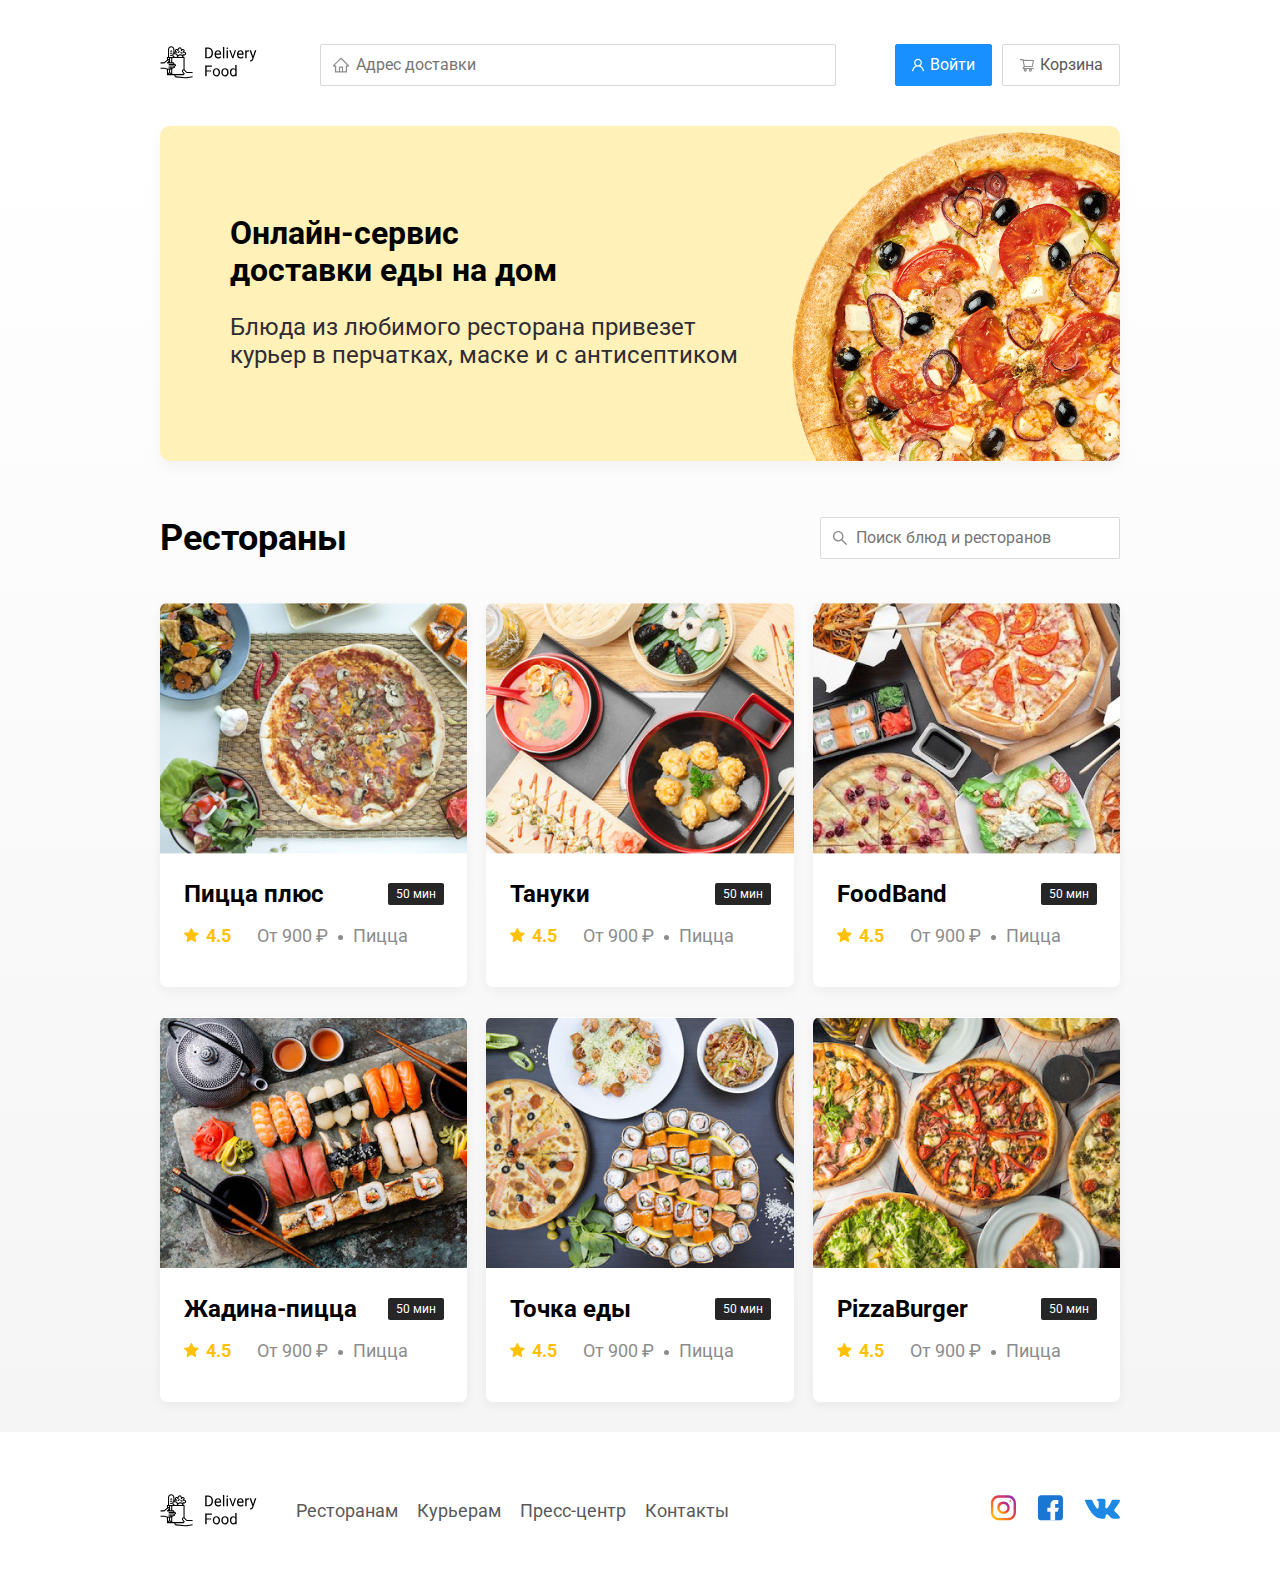
<file: index.html>
<!DOCTYPE html>
<html lang="ru">
<head>
    <meta charset="UTF-8">
    <meta name="viewport" content="width=device-width, initial-scale=1.0">
    <title>Delivery Food — доставка еды на дом</title>
    <link rel="stylesheet" href="css/normalize.css">
    <link rel="stylesheet" href="css/style.css">
    <link href="https://fonts.googleapis.com/css2?family=Roboto:wght@400;700&display=swap" rel="stylesheet">
</head>
<body>
    <div class="container">
       <header class="header">
        <a href="index.html" class="logo"><img src="img/logo.svg" alt="Logo" class="logo"></a>
        <input type="text" class="input input-address" placeholder="Адрес доставки">
        <div class="buttons">
            <button class="button button-primary">
                <img src="img/user.svg" alt="user" class="button-icon">
                <span class="button-text">Войти</span>
            </button>
            <button class="button">
                <img src="img/shopping-card.svg" alt="shopping-card" class="button-icon">
                <span class="button-text">Корзина</span>
            </button>
        </div>
        </header> 
    </div>
    <main class="main">
        <div class="container">
            <section class="promo">
                <h1 class="promo-title">Онлайн-сервис<br> доставки еды на дом</h1>
                <p class="promo-text">Блюда из любимого ресторана привезет<br>курьер в перчатках, маске и с антисептиком</p>
            </section>
            <section class="restaurants">
                <div class="section-heading">
                    <h2 class="section-title">Рестораны</h2>
                    <input type="text" class=" input input-search" placeholder="Поиск блюд и ресторанов">
                </div>
                <div class="cards">
                    <a href="restaurant.html" class="card">
                        <img src="img/PizzaPlus.jpg" alt="" class="card-image">
                        <div class="card-text">
                            <div class="card-heading">
                                <h3 class="card-title">Пицца плюс</h3>
                                <span class="card-tag tag">50 мин</span>
                            </div>
                            <div class="card-info">
                                <div class="rating"><img src="img/rating.svg" alt="" class="rating-star">4.5</div>
                                <div class="price">От 900 ₽</div>
                                <div class="category">Пицца</div>
                            </div>
                        </div>
                    </a>
                    <a href="restaurant.html" class="card">
                        <img src="img/Tanuki.jpg" alt="" class="card-image">
                        <div class="card-text">
                            <div class="card-heading">
                                <h3 class="card-title">Тануки</h3>
                                <span class="card-tag tag">50 мин</span>
                            </div>
                            <div class="card-info">
                                <div class="rating"><img src="img/rating.svg" alt="" class="rating-star">4.5</div>
                                <div class="price">От 900 ₽</div>
                                <div class="category">Пицца</div>
                            </div>
                        </div>
                    </a>
                    <a href="restaurant.html" class="card">
                        <img src="img/FoodBand.jpg" alt="" class="card-image">
                        <div class="card-text">
                            <div class="card-heading">
                                <h3 class="card-title">FoodBand</h3>
                                <span class="card-tag tag">50 мин</span>
                            </div>
                            <div class="card-info">
                                <div class="rating"><img src="img/rating.svg" alt="" class="rating-star">4.5</div>
                                <div class="price">От 900 ₽</div>
                                <div class="category">Пицца</div>
                            </div>
                        </div>
                    </a>
                    <a href="restaurant.html" class="card">
                        <img src="img/ZhadinaPizza.jpg" alt="" class="card-image">
                        <div class="card-text">
                            <div class="card-heading">
                                <h3 class="card-title">Жадина-пицца</h3>
                                <span class="card-tag tag">50 мин</span>
                            </div>
                            <div class="card-info">
                                <div class="rating"><img src="img/rating.svg" alt="" class="rating-star">4.5</div>
                                <div class="price">От 900 ₽</div>
                                <div class="category">Пицца</div>
                            </div>
                        </div>
                    </a>
                    <a href="restaurant.html" class="card">
                        <img src="img/TochkaEdu.jpg" alt="" class="card-image">
                        <div class="card-text">
                            <div class="card-heading">
                                <h3 class="card-title">Точка еды</h3>
                                <span class="card-tag tag">50 мин</span>
                            </div>
                            <div class="card-info">
                                <div class="rating"><img src="img/rating.svg" alt="" class="rating-star">4.5</div>
                                <div class="price">От 900 ₽</div>
                                <div class="category">Пицца</div>
                            </div>
                        </div>
                    </a>
                    <a href="restaurant.html" class="card">
                        <img src="img/PizzaBurger.jpg" alt="" class="card-image">
                        <div class="card-text">
                            <div class="card-heading">
                                <h3 class="card-title">PizzaBurger</h3>
                                <span class="card-tag tag">50 мин</span>
                            </div>
                            <div class="card-info">
                                <div class="rating"><img src="img/rating.svg" alt="" class="rating-star">4.5</div>
                                <div class="price">От 900 ₽</div>
                                <div class="category">Пицца</div>
                            </div>
                        </div>
                    </a>
                </div>
            </section>
        </div>
    </main>
    <footer class="footer">
        <div class="container">
            <div class="footer-block">
                <img src="img/logo.svg" alt="" class="logo footer-logo">
                <nav class="footer-nav">
                    <a href="#" class="footer-link">Ресторанам </a>
                    <a href="#" class="footer-link">Курьерам</a>
                    <a href="#" class="footer-link">Пресс-центр</a>
                    <a href="#" class="footer-link">Контакты</a>
                </nav>
                <div class="social-links">
                    <a href="#" class="social-link"><img src="img/footer-instagram.svg" alt=""></a>
                    <a href="#" class="social-link"><img src="img/footer-facebook.svg" alt=""></a>
                    <a href="#" class="social-link"><img src="img/footer-vk.svg" alt=""></a>
                </div>
            </div>
        </div>
    </footer>
</body>
</html>
</file>
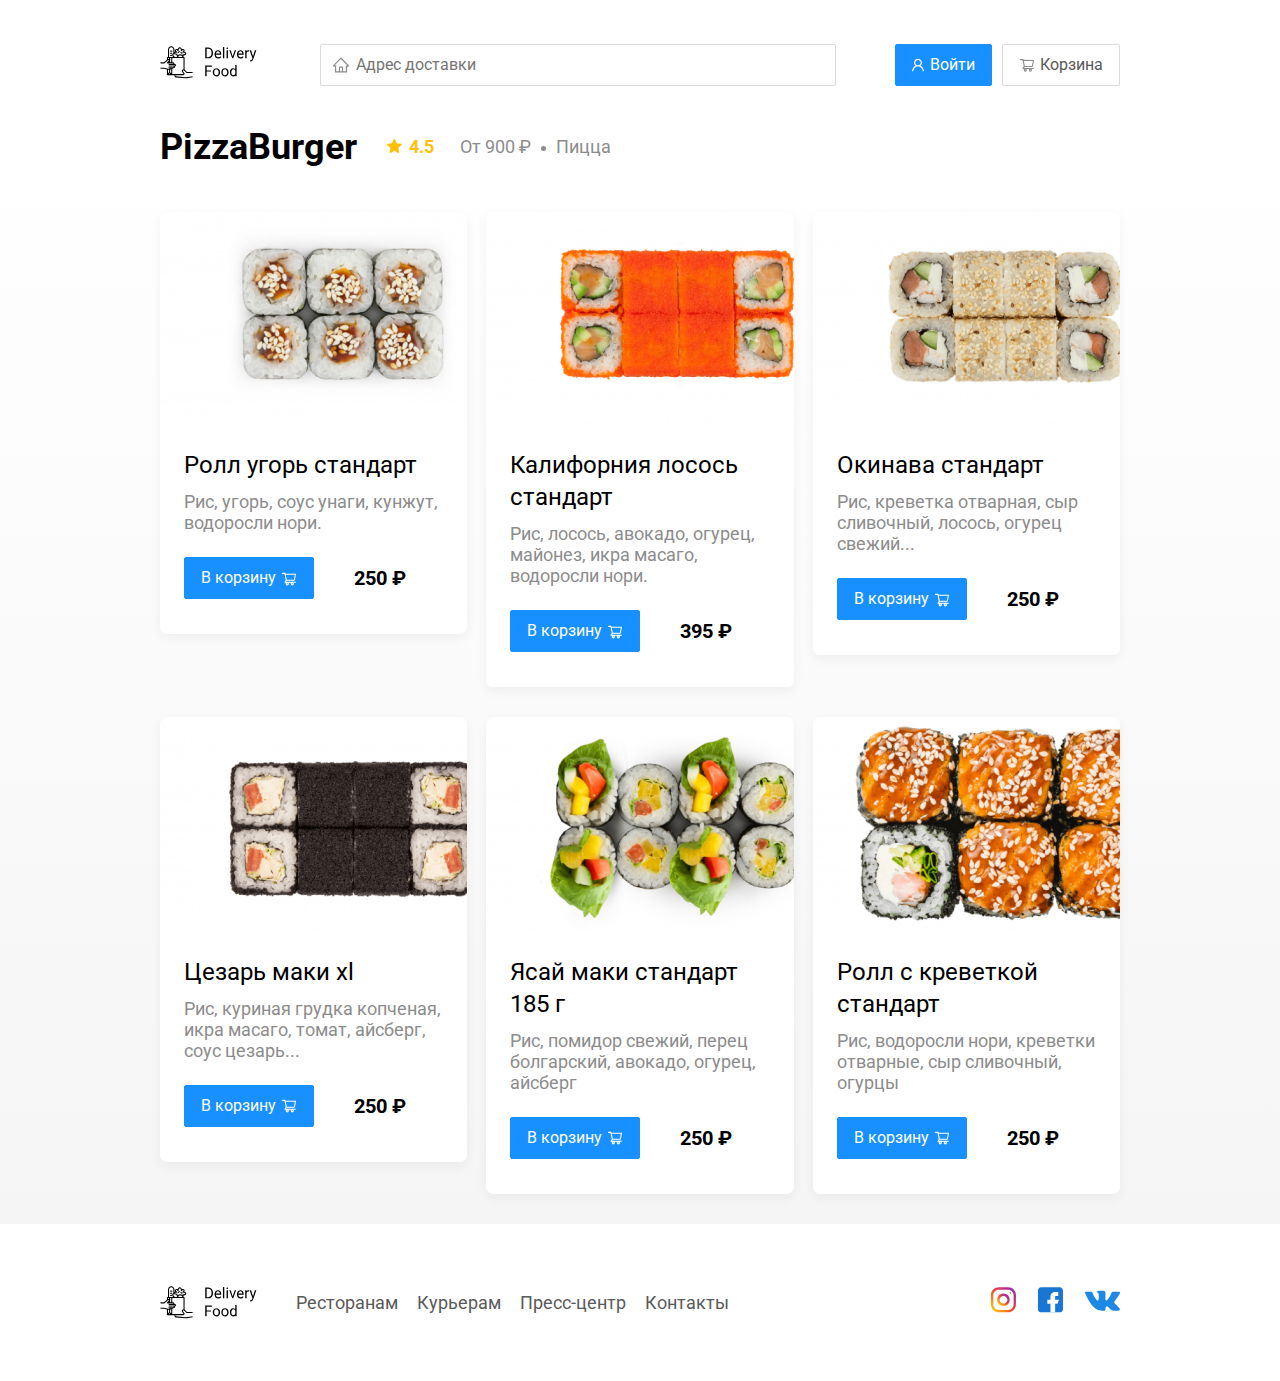
<file: restaurant.html>
<!DOCTYPE html>
<html lang="ru">
<head>
    <meta charset="UTF-8">
    <meta name="viewport" content="width=device-width, initial-scale=1.0">
    <title>PizzaBurger — доставка еды на дом</title>
    <link rel="stylesheet" href="css/normalize.css">
    <link rel="stylesheet" href="css/style.css">
    <link href="https://fonts.googleapis.com/css2?family=Roboto:wght@400;700&display=swap" rel="stylesheet">
</head>
<body>
    <div class="container">
       <header class="header">
        <a href="index.html" class="logo"><img src="img/logo.svg" alt="Logo" class="logo"></a>
        <input type="text" class="input input-address" placeholder="Адрес доставки">
        <div class="buttons">
            <button class="button button-primary">
                <img src="img/user.svg" alt="user" class="button-icon">
                <span class="button-text">Войти</span>
            </button>
            <button class="button">
                <img src="img/shopping-card.svg" alt="shopping-card" class="button-icon">
                <span class="button-text">Корзина</span>
            </button>
        </div>
        </header> 
    </div>
    <main class="main">
        <div class="container">
            <section class="restaurants">
                <div class="section-heading">
                    <h2 class="section-title">PizzaBurger</h2>
                    <div class="card-info">
                        <div class="rating"><img src="img/rating.svg" alt="" class="rating-star">4.5</div>
                        <div class="price">От 900 ₽</div>
                        <div class="category">Пицца</div>
                    </div>
                </div>
                <div class="cards">
                    <div class="card">
                        <img src="img/restaurant1.jpg" alt="" class="card-image">
                        <div class="card-text">
                            <div class="card-heading">
                                <h3 class="card-title card-title-reg">Ролл угорь стандарт</h3>
                            </div>
                            <div class="card-info">
                                <div class="ingredients">Рис, угорь, соус унаги, кунжут, водоросли нори.</div>
                            </div>
                            <div class="card-buttons">
                                <button class="button button-primary">
                                    <span class="button-card_text">В корзину</span>
                                    <img src="img/shopping-card-white.svg" alt="" class="button-card_image">
                                </button>
                                <span class="card-price_bold">250 ₽</span>
                            </div>
                        </div>
                    </div>
                    <div class="card">
                        <img src="img/restaurant2.jpg" alt="" class="card-image">
                        <div class="card-text">
                            <div class="card-heading">
                                <h3 class="card-title card-title-reg">Калифорния лосось стандарт</h3>
                            </div>
                            <div class="card-info">
                                <div class="ingredients">Рис, лосось, авокадо, огурец, майонез, икра масаго, водоросли нори.</div>
                            </div>
                            <div class="card-buttons">
                                <button class="button button-primary">
                                    <span class="button-card_text">В корзину</span>
                                    <img src="img/shopping-card-white.svg" alt="" class="button-card_image">
                                </button>
                                <span class="card-price_bold">395 ₽</span>
                            </div>
                        </div>
                    </div>
                    <div class="card">
                        <img src="img/restaurant3.jpg" alt="" class="card-image">
                        <div class="card-text">
                            <div class="card-heading">
                                <h3 class="card-title card-title-reg">Окинава стандарт</h3>
                            </div>
                            <div class="card-info">
                                <div class="ingredients"> Рис, креветка отварная, сыр сливочный, лосось, огурец свежий...</div>
                            </div>
                            <div class="card-buttons">
                                <button class="button button-primary">
                                    <span class="button-card_text">В корзину</span>
                                    <img src="img/shopping-card-white.svg" alt="" class="button-card_image">
                                </button>
                                <span class="card-price_bold">250 ₽</span>
                            </div>
                        </div>
                    </div>
                    <div class="card">
                        <img src="img/restaurant4.jpg" alt="" class="card-image">
                        <div class="card-text">
                            <div class="card-heading">
                                <h3 class="card-title card-title-reg">Цезарь маки хl</h3>
                            </div>
                            <div class="card-info">
                                <div class="ingredients">Рис, куриная грудка копченая, икра масаго, томат, айсберг, соус цезарь...</div>
                            </div>
                            <div class="card-buttons">
                                <button class="button button-primary">
                                    <span class="button-card_text">В корзину</span>
                                    <img src="img/shopping-card-white.svg" alt="" class="button-card_image">
                                </button>
                                <span class="card-price_bold">250 ₽</span>
                            </div>
                        </div>
                    </div>
                    <div class="card">
                        <img src="img/restaurant5.jpg" alt="" class="card-image">
                        <div class="card-text">
                            <div class="card-heading">
                                <h3 class="card-title card-title-reg">Ясай маки стандарт 185 г</h3>
                            </div>
                            <div class="card-info">
                                <div class="ingredients">Рис, помидор свежий, перец болгарский, авокадо, огурец, айсберг</div>
                            </div>
                            <div class="card-buttons">
                                <button class="button button-primary">
                                    <span class="button-card_text">В корзину</span>
                                    <img src="img/shopping-card-white.svg" alt="" class="button-card_image">
                                </button>
                                <span class="card-price_bold">250 ₽</span>
                            </div>
                        </div>
                    </div>
                    <div class="card">
                        <img src="img/restaurant6.jpg" alt="" class="card-image">
                        <div class="card-text">
                            <div class="card-heading">
                                <h3 class="card-title card-title-reg">Ролл с креветкой стандарт</h3>
                            </div>
                            <div class="card-info">
                                <div class="ingredients">Рис, водоросли нори, креветки отварные, сыр сливочный, огурцы</div>
                            </div>
                            <div class="card-buttons">
                                <button class="button button-primary">
                                    <span class="button-card_text">В корзину</span>
                                    <img src="img/shopping-card-white.svg" alt="" class="button-card_image">
                                </button>
                                <span class="card-price_bold">250 ₽</span>
                            </div>
                        </div>
                    </div>
                </div>
            </section>
        </div>
    </main>
    <footer class="footer">
        <div class="container">
            <div class="footer-block">
                <img src="img/logo.svg" alt="" class="logo footer-logo">
                <nav class="footer-nav">
                    <a href="#" class="footer-link">Ресторанам </a>
                    <a href="#" class="footer-link">Курьерам</a>
                    <a href="#" class="footer-link">Пресс-центр</a>
                    <a href="#" class="footer-link">Контакты</a>
                </nav>
                <div class="social-links">
                    <a href="#" class="social-link"><img src="img/footer-instagram.svg" alt=""></a>
                    <a href="#" class="social-link"><img src="img/footer-facebook.svg" alt=""></a>
                    <a href="#" class="social-link"><img src="img/footer-vk.svg" alt=""></a>
                </div>
            </div>
        </div>
    </footer>
</body>
</html>
</file>
<file: css/style.css>
* {
    box-sizing: border-box;
}

body {
    font-family: 'Roboto', sans-serif;
    padding-top: 44px;
}

.container {
    max-width: 1200px;
    margin: auto;
}

.header {
    display: flex;
    align-items: center;
    justify-content: space-between;
    margin-bottom: 40px;
}

.input {
    background: #FFFFFF;
    border: 1px solid #D9D9D9;
    border-radius: 2px;
    font-size: 16px;
    line-height: 24px;
    padding: 8px;
    padding-left: 35px;
    background-repeat: no-repeat;
    background-position: left 11px center; 
}

.input-address {
    flex: 0.8;
    background-image: url(../img/home.svg);
}

.input-search {
    margin-left: auto;
    width: 300px;
    background-image: url(../img/search.svg);
}

.buttons {
    display: flex;
    align-items: center;
}

.button {
    display: flex;
    align-items: center;
    background: #FFFFFF;
    border: 1px solid #D9D9D9;
    box-sizing: border-box;
    padding: 8px 16px;
    box-shadow: 0px 0px 2px rgba(0, 0, 0, 0.0015);
    border-radius: 2px;
    color: #595959;
    font-size: 16px;
    line-height: 24px;

}

.button-primary {
    background: #1890FF;
    border: 1px solid #1890FF;
    color: #FFFFFF;
    margin-right: 10px;
}

.button-card_text {
    margin-right: 5px;
}

.button-icon {
    margin-right: 6px;
}

.main {
    background: linear-gradient(180deg, rgba(245, 245, 245, 0) 1.04%, #F5F5F5 100%);
}

.promo {
    box-shadow: 0px 7px 12px rgba(158, 158, 163, 0.1);
    background: #FFF1B8 url(../img/promo-image2.png) no-repeat top -29px right -199px / 800px;
    border-radius: 10px;
    padding: 68px 70px;
    margin-bottom: 56px;
}

.prpmo-title {
    font-style: normal;
    font-weight: bold;
    font-size: 39px;
    line-height: 46px;
    color: #302C34;
}

.promo-text {
    font-style: normal;
    font-weight: normal;
    font-size: 24px;
    line-height: 28px;
    color: #302C34;
}

.section-title {
    font-style: normal;
    font-weight: bold;
    font-size: 36px;
    line-height: 42px;
    color: #000000;
    margin: 0;
    margin-right: 30px;
}

.section-heading {
    display: flex;
    align-items: center;
    margin-bottom: 44px;
}

.cards {
    display: flex;
    align-items: flex-start;
    flex-wrap: wrap;
    justify-content: space-between;
}

.card {
    background: #FFFFFF;
    box-shadow: 0px 4px 12px rgba(0, 0, 0, 0.05);
    border-radius: 7px;
    overflow: hidden;
    margin-bottom: 30px;
    flex-basis: 32%;
    text-decoration: none;
}


.card-image {
    object-fit: cover;
}

.card-text {
    padding: 20px 23px 35px 24px;
}

.card-heading {
    display: flex;
    align-items: center;
    justify-content: space-between;
    margin-bottom: 10px;
}

.card-title {
    font-style: normal;
    font-weight: bold;
    font-size: 24px;
    line-height: 32px;
    color: #000000;
    margin: 0;
}

.card-title-reg {
    font-weight: normal;
}

.card-tag {
    font-style: normal;
    font-weight: normal;
    font-size: 12px;
    line-height: 20px;
    color: #FFFFFF;
    background: #262626;
    border-radius: 2px;
    padding: 1px 8px;
}

.card-info {
    display: flex;
    align-items: center;
    flex-wrap: wrap;
}

.card-buttons {
    display: flex;
    align-items: center;
    margin-top: 24px;
}

.card-price_bold {
    font-style: normal;
    font-weight: bold;
    font-size: 20px;
    line-height: 32px;
    color: #000000;
    margin-left: 30px;
}

.rating {
    margin-right: 26px;
    color: #FFC107;
    font-style: normal;
    font-weight: bold;
    font-size: 18px;
    line-height: 32px;
}

.price, .category {
    font-style: normal;
    font-weight: normal;
    font-size: 18px;
    line-height: 32px;
    color: #8C8C8C;
}

.category {
    text-overflow: ellipsis;
    overflow: hidden;
    white-space: nowrap;
    max-width: 150px;
}

.ingredients {
    font-style: normal;
    font-weight: normal;
    font-size: 18px;
    line-height: 21px;
    color: #8C8C8C;
}

.price {
    margin-right: 10px;
}

.price::after {
    content: ' ';
    width: 5px;
    height: 5px;
    background-color: #8C8C8C;
    display: inline-block;
    vertical-align: middle;
    border-radius: 50%;
    margin-left: 10px;
}

.rating-star {
    margin-right: 7px;
}

.footer {
    padding: 60px 0;
}

.footer-block {
    display: flex;
    align-items: center;
    justify-content: space-between;
}

.footer-nav {
    margin-right: auto;
    margin-left: 35px;
}

.footer-link {
    display: inline-block;
    font-style: normal;
    font-weight: normal;
    font-size: 18px;
    line-height: 21px;
    color: #595959;
    text-decoration: none;
}

.footer-link:not(:last-child) {
    margin-right: 15px;
}

.social-links {
    display: flex;
    align-items: center;
}

.social-link:not(:last-child) {
    margin-right: 21px;
}

@media (max-width: 1366px) {
    .container {
        max-width: 960px;
    }

    .promo {
        background-position: top right -250px;
        background-size: 700px;
    }

}

@media (max-width: 992px) {
    .container {
        max-width: 750px;
    }

    .promo {
        padding: 50px;
        background-size: 550px;
        background-position: center right -200px;
    }

    .promo-text {
        font-size: 20px;
    }

    .card {
        flex-basis: 49%;
    }

    .footer-link {
        font-size: 16px;
    }
}

@media (max-width:768px) {
    .container {
        max-width: 560px;
    }

    .card-info {
        flex-wrap: wrap;
    }

    .card-title {
        font-size: 18px;
    }

    .card.rating {
        flex-basis: 100%;
    }

    .promo-title {
        font-size: 24px;
        line-height: 1.4;
    }

    .promo-text {
        margin-top: 0;
    }

    .promo {
        background-size: 400px;
        background-position: bottom 50px right -200px;
    }
}

@media (max-width: 578px) {
    .container {
        max-width: 90%;
    }

    .header {
        flex-wrap: wrap;
    }

    .input-address {
        order: 5;
        margin-top: 15px;
        flex: 1;
    }

    .promo {
        background-image: none;
    }

    .promo-title {
        margin-bottom: 10px;
    }

    .section-title {
        font-size: 20px;
    }

    .card {
        flex-basis: 100%;
    }

    .card-image {
        width: 100%;
    }

    .footer {
        padding: 30px 0;
    }

    .footer-block {
        align-items: flex-start;
    }

    .footer-nav {
        order: 0;
        margin-left: 0;
        display: flex;
        flex-direction: column;
        margin-right: 0;
    }

    .footer-logo {
        margin-right: 15px;
        order: 1;
    }

    .social-links {
        order: 2;
    }
}

@media (max-width: 480px) {
    .button-text {
        display: none;
    }

    .button-icon {
        margin: 0;
    }

    .button {
        min-height: 40px;
    }

    .promo {
        padding: 20px ;
    }

    .section-heading {
        flex-wrap: wrap;
    }

    .footer-block {
        flex-wrap: wrap;
        flex-direction: column;
        align-items: center;
    }

    .footer-logo {
        order: 0;
        margin-bottom: 20px;
    }

    .footer-nav {
        margin-bottom: 20px;
        align-items: center;
    }

    .footer-link:not(:last-child) {
        margin-right: 0;
    }
}
</file>
